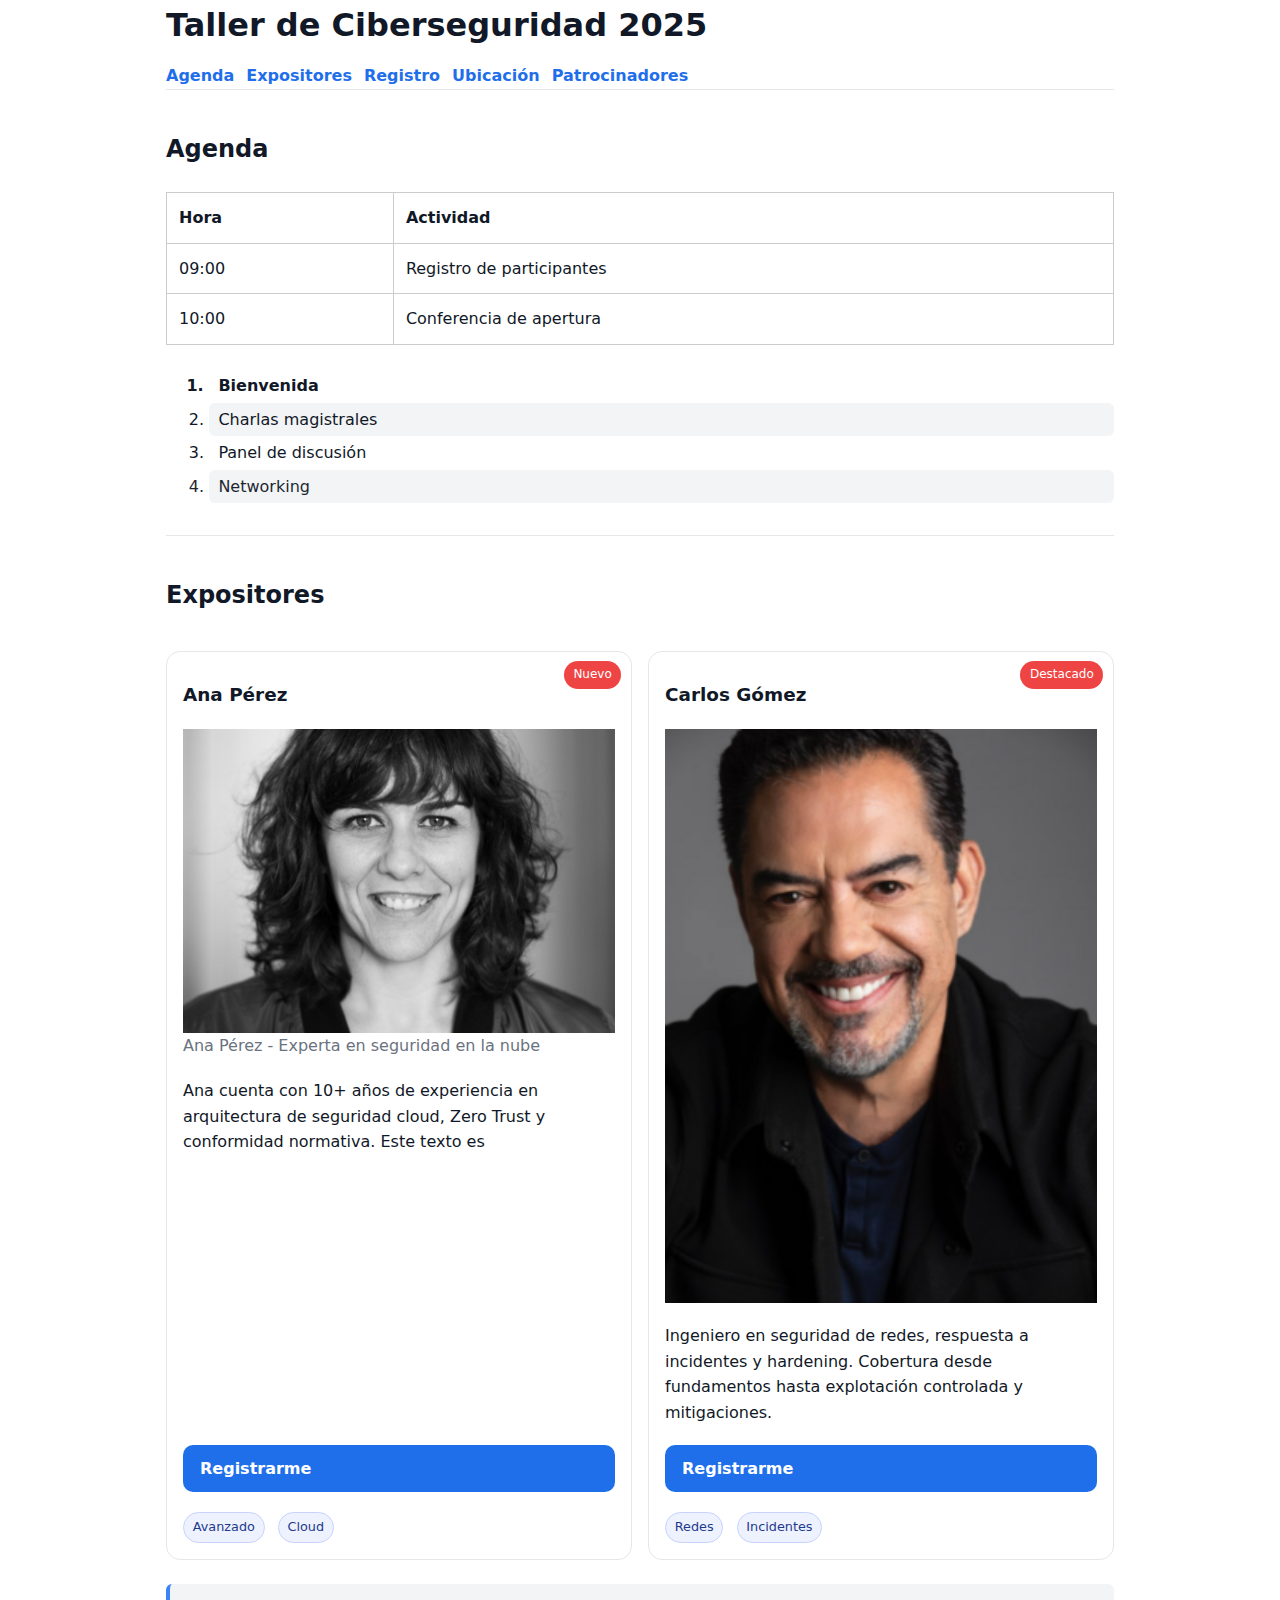
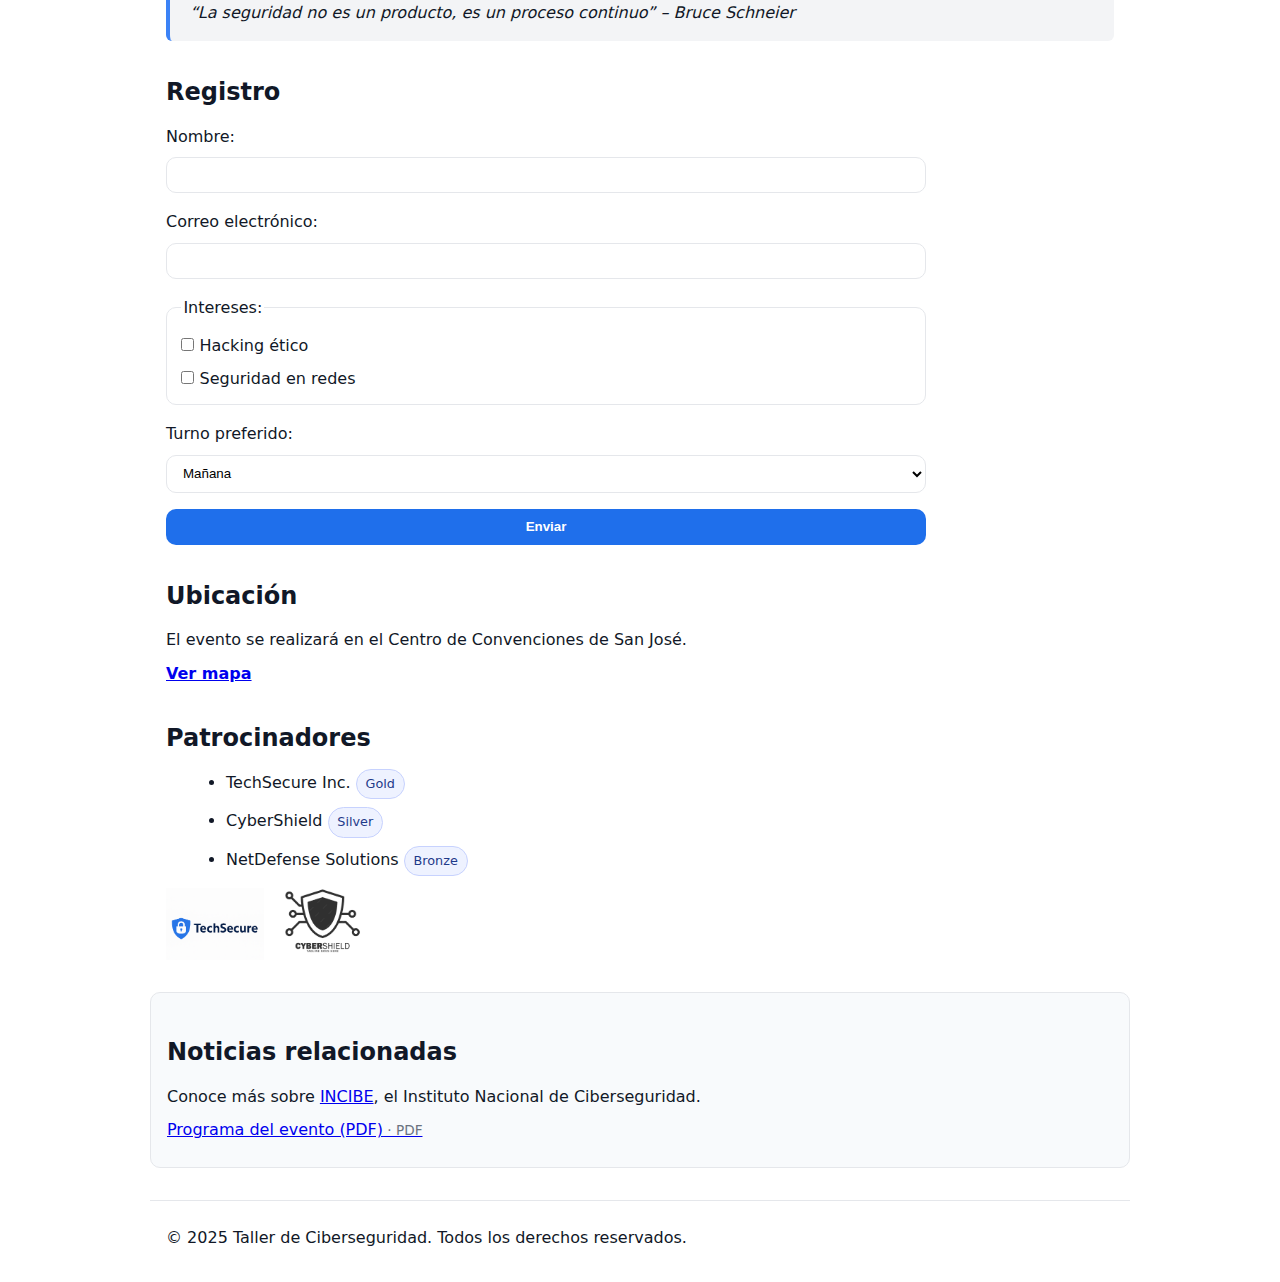
<file: lab3/Index.html>
<!DOCTYPE html>
<html lang="es">
<head>
  <meta charset="UTF-8">
  <meta name="viewport" content="width=device-width, initial-scale=1.0">
  <title>Taller de Ciberseguridad</title>

 
  <!-- <head> -->
<link rel="stylesheet" href="styles/base.css">
<link rel="stylesheet" href="styles/layout.css">
<link rel="stylesheet" href="styles/components.css">
<link rel="stylesheet" href="styles/overrides.css">
</head>
<body>

  <!-- Encabezado -->
  <header class="container">
    <h1>Taller de Ciberseguridad 2025</h1>
    <nav aria-label="Navegación principal">
      <ul class="nav-list">
        <li><a href="#agenda">Agenda</a></li>
        <li><a href="#expositores">Expositores</a></li>
        <li><a href="#registro">Registro</a></li>
        <li><a href="#ubicacion">Ubicación</a></li>
        <li><a href="#patrocinadores">Patrocinadores</a></li>
      </ul>
    </nav>
  </header>

  <!-- Contenido principal -->
  <main class="container">

    <!-- Sección Agenda -->
    <section id="agenda">
      <h2 class="titulo-seccion" style="margin-bottom:24px;">Agenda</h2>

      <table style="width:100%; border-collapse:collapse;">
        <thead>
          <tr>
            <th scope="col" style="text-align:left; border:1px solid #ccc; padding:12px;">Hora</th>
            <th scope="col" style="text-align:left; border:1px solid #ccc; padding:12px;">Actividad</th>
          </tr>
        </thead>
        <tbody>
          <tr>
            <td style="border:1px solid #ccc; padding:12px;">09:00</td>
            <td style="border:1px solid #ccc; padding:12px;">Registro de participantes</td>
          </tr>
          <tr>
            <td style="border:1px solid #ccc; padding:12px;">10:00</td>
            <td style="border:1px solid #ccc; padding:12px;">Conferencia de apertura</td>
          </tr>
        </tbody>
      </table>

      <ol class="listado">
        <li>Bienvenida</li>
        <li>Charlas magistrales</li>
        <li>Panel de discusión</li>
        <li>Networking</li>
      </ol>
    </section>

    <!-- Sección Expositores -->
    <section id="expositores">
      <h2 class="titulo-seccion" style="margin-bottom:24px;">Expositores</h2>

      <div class="cards-grid">
        <article class="card" data-speaker="ana" data-track="cloud">
          <span class="badge">Nuevo</span>
          <h3>Ana Pérez</h3>
          <figure>
            <img src="ana-perez.png" alt="Ana Pérez, especialista en ciberseguridad" tabindex="0">
            <figcaption class="muted">Ana Pérez - Experta en seguridad en la nube</figcaption>
          </figure>
          <p class="card-text overflow-demo">
            Ana cuenta con 10+ años de experiencia en arquitectura de seguridad cloud, Zero Trust y
            conformidad normativa. Este texto es intencionalmente largo para demostrar control de
            overflow dentro de un componente .card. Recomendaciones prácticas, casos reales y
            laboratorio guiado.
          </p>
          <a class="btn" href="#registro" aria-label="Registrar para charla de Ana">Registrarme</a>
          <div class="tags">
            <span class="tag" data-level="avanzado">Avanzado</span>
            <span class="tag" data-level="cloud">Cloud</span>
          </div>
        </article>

        <article class="card" data-speaker="carlos" data-track="redes">
          <span class="badge">Destacado</span>
          <h3>Carlos Gómez</h3>
          <img src="carlos-gomez.png" alt="Carlos Gómez, ingeniero en seguridad" tabindex="-1">
          <p class="card-text">
            Ingeniero en seguridad de redes, respuesta a incidentes y hardening. Cobertura desde
            fundamentos hasta explotación controlada y mitigaciones.
          </p>
          <a class="btn" href="#registro" aria-label="Registrar para charla de Carlos">Registrarme</a>
          <div class="tags">
            <span class="tag">Redes</span>
            <span class="tag">Incidentes</span>
          </div>
        </article>
      </div>

      <blockquote class="quote">
        “La seguridad no es un producto, es un proceso continuo” – Bruce Schneier
      </blockquote>
    </section>

    <!-- Sección Registro -->
    <section id="registro">
      <h2 class="titulo-seccion">Registro</h2>
      <form action="#" method="post" class="form">
        <div class="field">
          <label for="nombre">Nombre:</label>
          <input type="text" id="nombre" name="nombre" required>
        </div>

        <div class="field">
          <label for="correo">Correo electrónico:</label>
          <input type="email" id="correo" name="correo" required>
        </div>

        <fieldset class="field">
          <legend>Intereses:</legend>
          <label><input type="checkbox" name="interes" value="hacking"> Hacking ético</label>
          <label><input type="checkbox" name="interes" value="redes"> Seguridad en redes</label>
        </fieldset>

        <div class="field">
          <label for="turno">Turno preferido:</label>
          <select id="turno" name="turno">
            <option value="manana">Mañana</option>
            <option value="tarde">Tarde</option>
          </select>
        </div>

        <button type="submit" class="btn" aria-label="Enviar formulario de registro">Enviar</button>
      </form>
    </section>

    <!-- Sección Ubicación -->
    <section id="ubicacion">
      <h2 class="titulo-seccion">Ubicación</h2>
      <p>El evento se realizará en el Centro de Convenciones de San José.</p>
      <p><a href="https://maps.google.com" target="_blank" rel="noopener noreferrer">Ver mapa</a></p>
    </section>

    <!-- Sección Patrocinadores -->
    <section id="patrocinadores">
      <h2 class="titulo-seccion">Patrocinadores</h2>
      <ul class="sponsors">
        <li>TechSecure Inc. <span class="tag">Gold</span></li>
        <li>CyberShield <span class="tag">Silver</span></li>
        <li>NetDefense Solutions <span class="tag">Bronze</span></li>
      </ul>
      <div class="sponsor-logos">
        <img src="logo1.png" alt="Logo de TechSecure">
        <img src="logo2.png" alt="Logo de CyberShield">
      </div>
    </section>

  </main>

  <!-- Barra lateral -->
  <aside class="container aside-box">
    <h2 class="titulo-seccion">Noticias relacionadas</h2>
    <p>Conoce más sobre <a href="https://www.incibe.es" target="_blank" rel="noopener noreferrer">INCIBE</a>, el Instituto Nacional de Ciberseguridad.</p>
    <p><a href="https://www.w3.org/WAI/ER/tests/xhtml/testfiles/resources/pdf/dummy.pdf" target="_blank" rel="noopener noreferrer">Programa del evento (PDF)</a></p>
  </aside>

  <!-- Pie de página -->
  <footer class="container footer">
    <p>&copy; 2025 Taller de Ciberseguridad. Todos los derechos reservados.</p>
  </footer>

</body>
</html>
</file>
<file: lab3/styles/layout.css>
/* NAV: Flex + combinadores */
header > nav .nav-list {                 /* hijo directo */
  list-style: none;
  display: flex;                         /* flex */
  gap: var(--space-2);
  padding: 0;
  margin: var(--space-1) 0 0;
  align-items: center;
  justify-content: flex-start;          /* alinea a la izquierda */
}
nav a { text-decoration: none; color: var(--c-accent); font-weight: 600; }
nav a + a {                              /* adyacente */
  margin-left: .25rem;
}

/* IDs (demostración) */
#agenda { border-top: 1px solid var(--c-border); padding-top: var(--space-3); }
#expositores { border-top: 1px solid var(--c-border); padding-top: var(--space-3); }

/* ESPACIADO EN AGENDA */
#agenda table {
  margin-bottom: var(--space-4);         /* separa tabla de la lista */
}
#agenda ol {
  margin-top: var(--space-2);
  padding-left: 1.5rem;
}

/* GRID de cards */
.cards-grid {
  display: grid;                          /* grid */
  grid-template-columns: repeat(2, minmax(260px, 1fr)); /* repeat + minmax */
  gap: var(--space-3);
}

/* Descendiente (combinador) */
.card p { color: var(--c-text); }

/* Hermanos generales para tags */
.tag ~ .tag {                             /* hermanos */
  margin-left: .5rem;
}

/* Aside */
.aside-box {
  background: var(--c-soft);
  border: 1px solid var(--c-border);
  border-radius: 10px;
  padding: var(--space-3);
  margin-top: var(--space-5);
}

/* Logos de patrocinadores con espacio uniforme */
.sponsor-logos {
  display: flex;
  gap: var(--space-3);
  align-items: center;
  margin-top: var(--space-2);
}
.sponsor-logos img {
  max-height: 72px;
}

/* Lista de sponsors con más aire */
.sponsors {
  margin: var(--space-2) 0 var(--space-2) 1.25rem;
}
.sponsors li {
  margin-bottom: .5rem;
}

/* Blockquote */
.quote {
  margin: var(--space-4) 0 var(--space-2);
  padding: 1rem 1rem 1rem 1.25rem;
  background: var(--c-quote-bg);
  border-left: 4px solid var(--c-quote-border);
  color: #111827;
  font-style: italic;
  border-radius: 6px;
}

/* Colapso de márgenes controlado */
#expositores .card { margin-top: var(--space-2); }

/* Footer con respiro */
.footer {
  margin-top: var(--space-5);
  padding-top: var(--space-3);
  padding-bottom: var(--space-4);
  border-top: 1px solid var(--c-border);
}
</file>
<file: lab3/styles/components.css>
/* Botón reutilizable */
.btn {
  display: inline-block;
  background: var(--c-accent);
  color: #fff;
  padding: .6rem 1rem;
  border-radius: 10px;
  border: 1px solid transparent;
  font-weight: 600;
  text-decoration: none;
  cursor: pointer;
}
.btn:hover {                               /* estado */
  transform: translateY(-2px);
}
.btn:focus-visible {                       /* accesibilidad */
  outline: 3px solid var(--c-accent);
  outline-offset: 2px;
}
.btn:active {                               /* estado */
  transform: translateY(0);
}
/* Variante extra  */
.btn.btn-outline {
  background: #fff;
  color: var(--c-accent);
  border-color: var(--c-accent);
}

/* Card con aire interno */
.card {
  position: relative;                       /* relative */
  border: 1px solid var(--c-border);
  border-radius: 14px;
  padding: var(--space-3);
  background: #fff;
  display: flex;
  flex-direction: column;                   /* necesario para empujar el botón abajo */
  gap: var(--space-2);                      /* separa elementos */
}

/* Botón siempre alineado abajo y con mismo ancho */
.card .btn {
  margin-top: auto;                         /* empuja el botón al fondo de la card */
  align-self: stretch;                      /* mismo ancho en ambas cards */
}

.card h3 { margin-bottom: .25rem; }
.card figure { margin: 0; }
.card img { display: block; max-width: 100%; height: auto; margin-top: .25rem; }

/* Badge posicionado */
.badge {
  position: absolute;                       /* absolute */
  top: .6rem;
  right: .6rem;
  background: var(--c-badge);
  color: #fff;
  font-size: .75rem;
  padding: .25rem .6rem;
  border-radius: 999px;
}

/* Tags */
.tags { margin-top: var(--space-1); }
.tag {
  display: inline-block;
  background: #eef2ff;
  color: #1e3a8a;
  padding: .25rem .55rem;
  border-radius: 999px;
  font-size: .8rem;
  border: 1px solid #c7d2fe;
}

/* Overflow demo dentro de card */
.overflow-demo {
  max-height: 72px;
  overflow: auto;       /* control del desbordamiento */
  padding-right: .25rem;
}

/* Formulario con espaciado vertical cómodo */
.form {
  display: grid;
  gap: var(--space-3);
  max-width: 760px;
}
.field { 
  display: grid; 
  gap: .5rem; 
}
.form input[type="text"],
.form input[type="email"],
.form select {
  width: 100%;
  padding: .6rem .75rem;
  border: 1px solid var(--c-border);
  border-radius: 10px;
  background: #fff;
}
.form fieldset {
  border: 1px solid var(--c-border);
  border-radius: 10px;
  padding: .75rem .9rem;
}

/* ===== Selectores de atributo ===== */
a[target="_blank"] { text-decoration: underline; }
img[alt] { outline: 0; }
input[type="email"] { border-color: var(--c-border); }
a[href^="https://"] { word-break: break-word; }
a[href$=".pdf"]::after {
  content: " · PDF";
  font-size: .85em;
  color: var(--c-muted);
}

/* ===== Pseudo‑clases estructurales ===== */
.listado { margin: 0 0 0 1.2rem; }
.listado li { padding: .25rem .35rem; border-radius: 6px; }
.listado li:first-child { font-weight: 700; }
.listado li:last-child { opacity: .95; }
.listado li:nth-child(2n) { background: #f3f4f6; }
.listado li:not(.activo) { border-left: 2px solid transparent; padding-left: .45rem; }
</file>
<file: lab3/styles/overrides.css>
/* Sobrescritura con !important: cambia el color de .badge SOLO dentro de .card */
.card .badge {
  background: #ef4444 !important;
}

/* Override puntual para Ubicación (demostración de !important) */
#ubicacion a {
  font-weight: 700 !important;
}
</file>
<file: lab3/styles/base.css>
/* Reset + box model */
*,
*::before,
*::after {
  box-sizing: border-box;
  margin: 0;
}

/* Variables y tipografía base */
:root {
  --c-bg: #ffffff;
  --c-text: #111827;
  --c-muted: #6b7280;
  --c-border: #e5e7eb;
  --c-accent: #1f6feb;
  --c-soft: #f8fafc;
  --c-quote-bg: #f3f4f6;
  --c-quote-border: #3b82f6;
  --c-badge: #0ea5e9;

  /* escala de espacios */
  --space-1: .5rem;
  --space-2: .75rem;
  --space-3: 1rem;
  --space-4: 1.5rem;
  --space-5: 2rem;
}

html, body {
  background: var(--c-bg);
  color: var(--c-text);
  font-family: system-ui, -apple-system, "Segoe UI", Roboto, Arial, sans-serif;
  line-height: 1.6;
}

/* Tipografía */
h1 { font-size: 2rem; margin-bottom: var(--space-2); }
h2 { font-size: 1.5rem; margin: var(--space-4) 0 var(--space-2); }
h3 { font-size: 1.15rem; margin: var(--space-2) 0 var(--space-1); }
.muted { color: var(--c-muted); }

/* Contenedor base */
.container {
  max-width: 980px;
  padding: 0 var(--space-3);
  margin: 0 auto;
}

/* Espaciado global entre secciones del main */
main > section { 
  margin-bottom: var(--space-5);
}

/* ===== Selectores de tipo explícitos*/
header { margin-bottom: var(--space-3); }
section { /* estilos comunes */ }
p { margin: .5rem 0; }
img { max-width: 100%; height: auto; display: block; }
</file>
